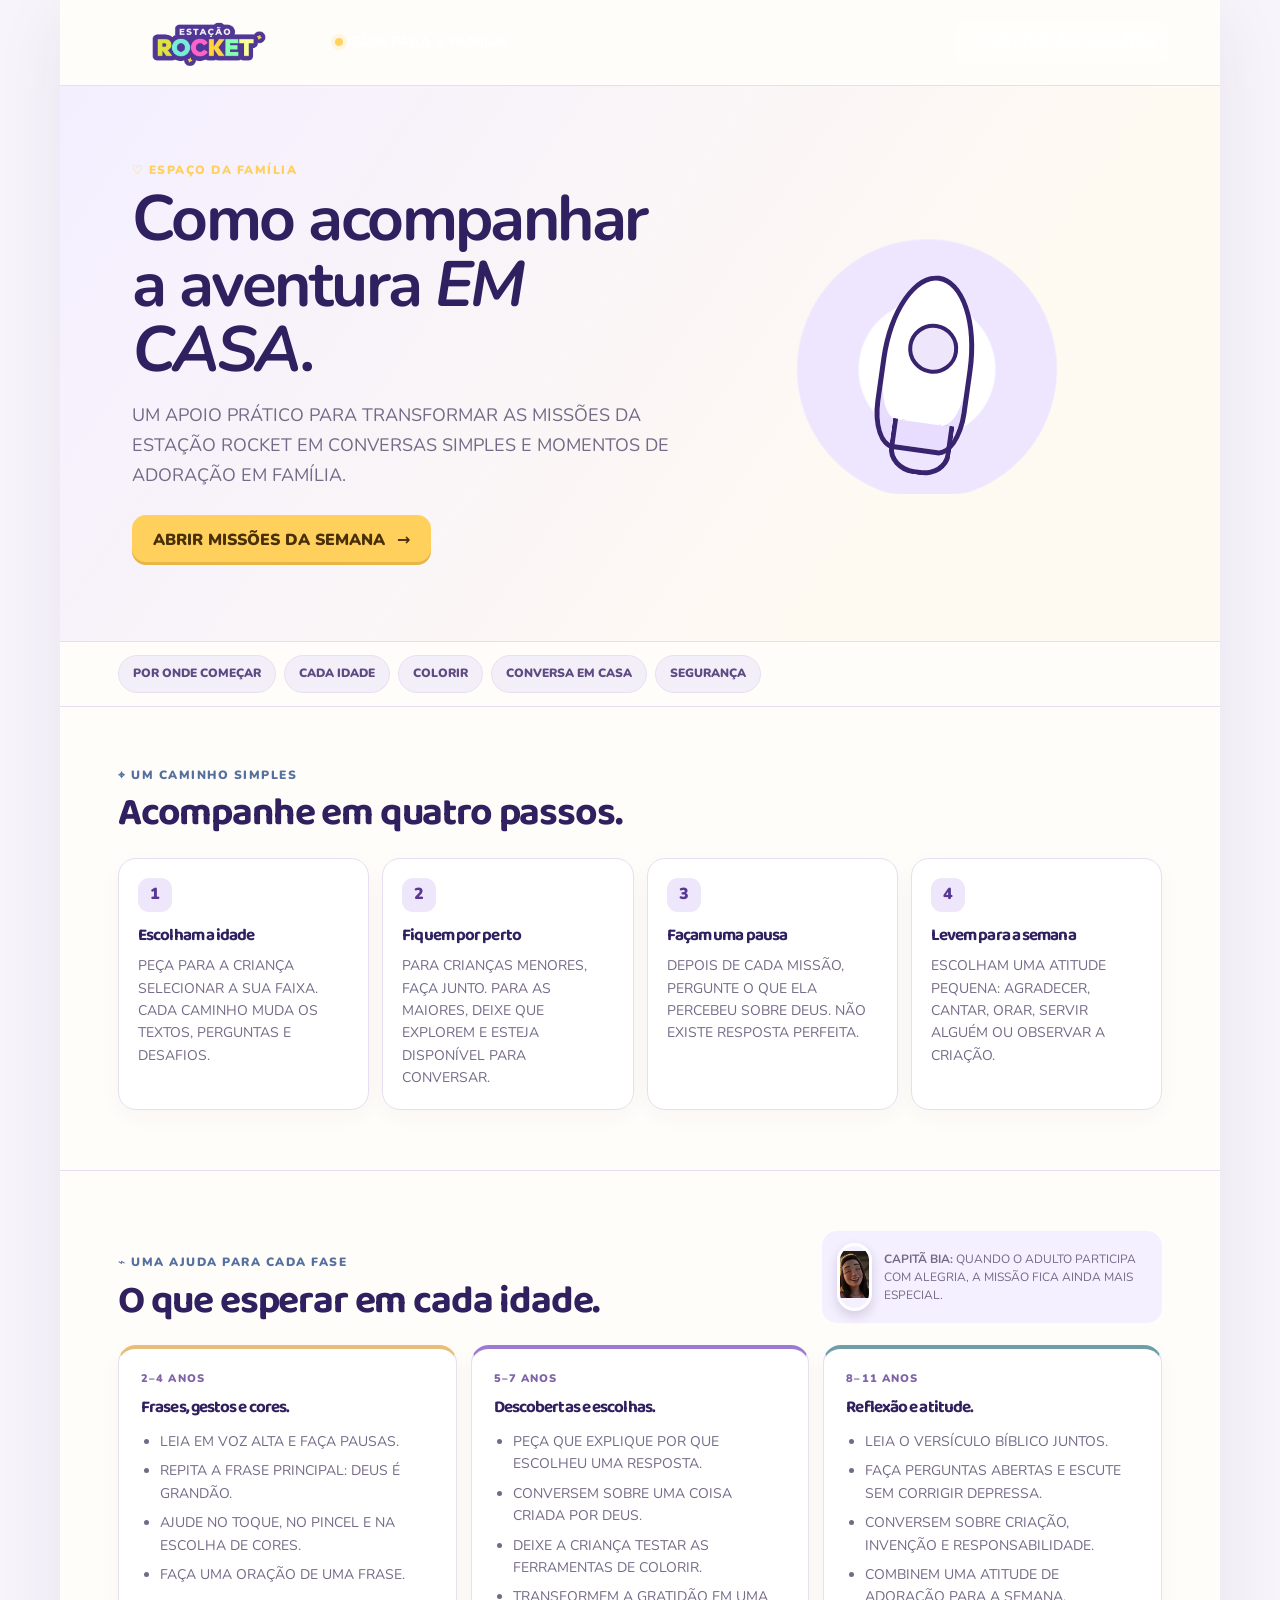
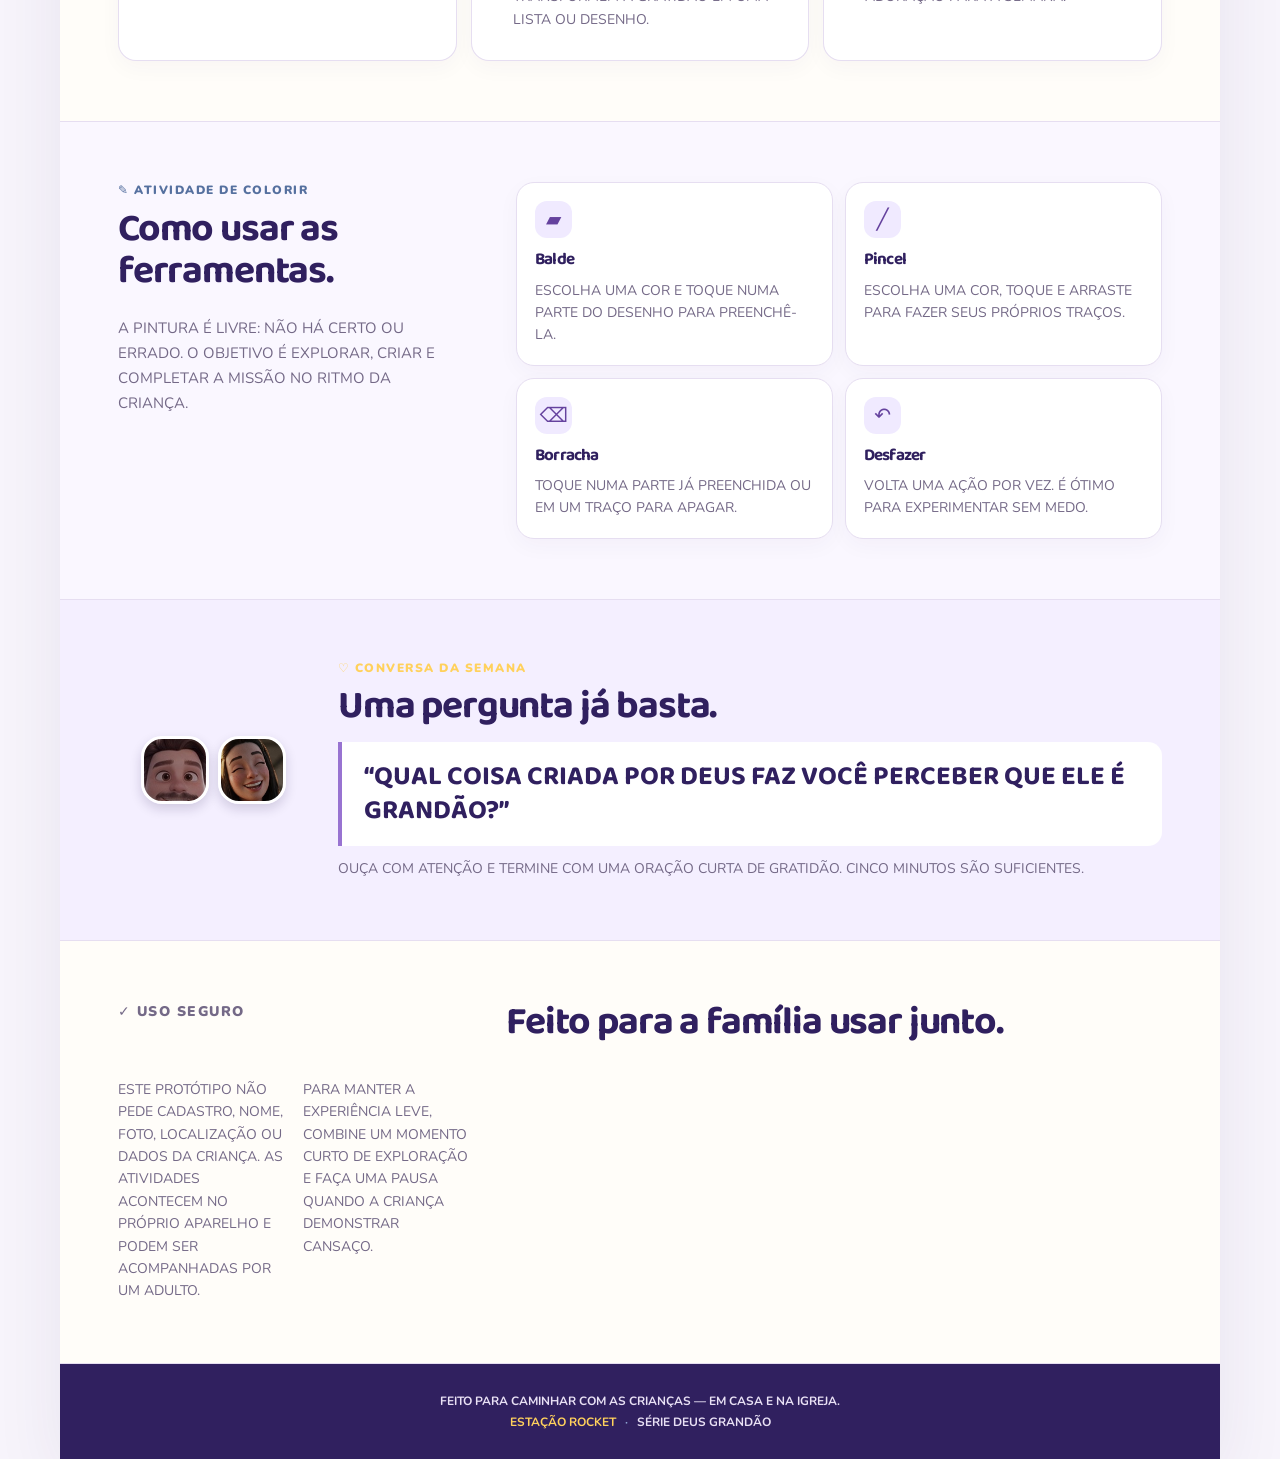
<file: estacao-rocket-preview/pais.html>
<!doctype html>
<html lang="pt-BR">
  <head>
    <meta charset="utf-8">
    <meta name="viewport" content="width=device-width, initial-scale=1">
    <meta name="theme-color" content="#3b227c">
    <meta name="description" content="INSTRUÇÕES PARA PAIS E RESPONSÁVEIS ACOMPANHAREM AS MISSÕES DA ESTAÇÃO ROCKET.">
    <title>ESTAÇÃO ROCKET | INSTRUÇÕES PARA PAIS</title>
    <link rel="preconnect" href="https://fonts.googleapis.com">
    <link rel="preconnect" href="https://fonts.gstatic.com" crossorigin>
    <link href="https://fonts.googleapis.com/css2?family=Baloo+2:wght@500;600;700;800&amp;family=Nunito:wght@500;600;700;800;900&amp;display=swap" rel="stylesheet">
    <link rel="stylesheet" href="styles.css">
  </head>
  <body class="parents-page">
    <a class="skip-link" href="#guia">Pular para o conteúdo</a>

    <div class="site-shell">
      <header class="topbar">
        <a class="brand" href="index.html" aria-label="ESTAÇÃO ROCKET, INÍCIO">
          <span class="official-logo" aria-hidden="true"></span>
          <span class="sr-only">Estação Rocket</span>
        </a>
        <div class="topbar-copy">
          <span class="live-dot" aria-hidden="true"></span>
          Guia para a família
        </div>
        <a class="family-link" href="index.html"><span aria-hidden="true">←</span> Voltar às missões</a>
      </header>

      <main id="guia">
        <section class="parents-hero">
          <div>
            <p class="eyebrow"><span aria-hidden="true">♡</span> Espaço da família</p>
            <h1>Como acompanhar<br>a aventura <em>em casa.</em></h1>
            <p>Um apoio prático para transformar as missões da Estação Rocket em conversas simples e momentos de adoração em família.</p>
            <a class="primary-button" href="index.html#aventura">Abrir missões da semana <span aria-hidden="true">→</span></a>
          </div>
          <div class="parent-rocket-art" aria-hidden="true">
            <span>✦</span><i>♡</i><b>⌁</b>
            <div class="rocket-body"></div>
          </div>
        </section>

        <nav class="parents-quick-nav" aria-label="Navegação do guia"><a href="#passos">Por onde começar</a><a href="#idades">Cada idade</a><a href="#ferramentas">Colorir</a><a href="#conversa">Conversa em casa</a><a href="#seguranca">Segurança</a></nav>

        <section class="parents-section how-section" id="passos" aria-labelledby="acompanhar-titulo">
          <p class="eyebrow soft"><span aria-hidden="true">⌖</span> Um caminho simples</p>
          <h2 id="acompanhar-titulo">Acompanhe em quatro passos.</h2>
          <div class="parent-steps">
            <article>
              <span>1</span>
              <h3>Escolham a idade</h3>
              <p>Peça para a criança selecionar a sua faixa. Cada caminho muda os textos, perguntas e desafios.</p>
            </article>
            <article>
              <span>2</span>
              <h3>Fiquem por perto</h3>
              <p>Para crianças menores, faça junto. Para as maiores, deixe que explorem e esteja disponível para conversar.</p>
            </article>
            <article>
              <span>3</span>
              <h3>Façam uma pausa</h3>
              <p>Depois de cada missão, pergunte o que ela percebeu sobre Deus. Não existe resposta perfeita.</p>
            </article>
            <article>
              <span>4</span>
              <h3>Levem para a semana</h3>
              <p>Escolham uma atitude pequena: agradecer, cantar, orar, servir alguém ou observar a criação.</p>
            </article>
          </div>
        </section>

        <section class="parents-section age-guide" id="idades" aria-labelledby="faixas-titulo">
          <div class="parents-heading">
            <div>
              <p class="eyebrow soft"><span aria-hidden="true">⌁</span> Uma ajuda para cada fase</p>
              <h2 id="faixas-titulo">O que esperar em cada idade.</h2>
            </div>
            <div class="parent-guide-callout">
              <span class="instructor-avatar bia-avatar" aria-hidden="true"></span>
              <p><strong>Capitã Bia:</strong> Quando o adulto participa com alegria, a missão fica ainda mais especial.</p>
            </div>
          </div>
          <div class="age-guidance-grid">
            <article class="guidance-card tiny">
              <p class="card-label">2–4 ANOS</p>
              <h3>Frases, gestos e cores.</h3>
              <ul>
                <li>Leia em voz alta e faça pausas.</li>
                <li>Repita a frase principal: Deus é Grandão.</li>
                <li>Ajude no toque, no pincel e na escolha de cores.</li>
                <li>Faça uma oração de uma frase.</li>
              </ul>
            </article>
            <article class="guidance-card middle">
              <p class="card-label">5–7 ANOS</p>
              <h3>Descobertas e escolhas.</h3>
              <ul>
                <li>Peça que explique por que escolheu uma resposta.</li>
                <li>Conversem sobre uma coisa criada por Deus.</li>
                <li>Deixe a criança testar as ferramentas de colorir.</li>
                <li>Transformem a gratidão em uma lista ou desenho.</li>
              </ul>
            </article>
            <article class="guidance-card older">
              <p class="card-label">8–11 ANOS</p>
              <h3>Reflexão e atitude.</h3>
              <ul>
                <li>Leia o versículo bíblico juntos.</li>
                <li>Faça perguntas abertas e escute sem corrigir depressa.</li>
                <li>Conversem sobre criação, invenção e responsabilidade.</li>
                <li>Combinem uma atitude de adoração para a semana.</li>
              </ul>
            </article>
          </div>
        </section>

        <section class="parents-section tool-guide" id="ferramentas" aria-labelledby="ferramentas-titulo">
          <div class="tool-copy">
            <p class="eyebrow soft"><span aria-hidden="true">✎</span> Atividade de colorir</p>
            <h2 id="ferramentas-titulo">Como usar as ferramentas.</h2>
            <p>A pintura é livre: não há certo ou errado. O objetivo é explorar, criar e completar a missão no ritmo da criança.</p>
          </div>
          <div class="tool-cards">
            <article><span aria-hidden="true">▰</span><h3>Balde</h3><p>Escolha uma cor e toque numa parte do desenho para preenchê-la.</p></article>
            <article><span aria-hidden="true">╱</span><h3>Pincel</h3><p>Escolha uma cor, toque e arraste para fazer seus próprios traços.</p></article>
            <article><span aria-hidden="true">⌫</span><h3>Borracha</h3><p>Toque numa parte já preenchida ou em um traço para apagar.</p></article>
            <article><span aria-hidden="true">↶</span><h3>Desfazer</h3><p>Volta uma ação por vez. É ótimo para experimentar sem medo.</p></article>
          </div>
        </section>

        <section class="parents-section conversation-section" id="conversa" aria-labelledby="conversa-titulo">
          <div class="conversation-characters" aria-hidden="true">
            <span class="instructor-avatar lucas-avatar"></span>
            <span class="instructor-avatar bia-avatar"></span>
          </div>
          <div>
            <p class="eyebrow"><span aria-hidden="true">♡</span> Conversa da semana</p>
            <h2 id="conversa-titulo">Uma pergunta já basta.</h2>
            <blockquote>“Qual coisa criada por Deus faz você perceber que Ele é Grandão?”</blockquote>
            <p>Ouça com atenção e termine com uma oração curta de gratidão. Cinco minutos são suficientes.</p>
          </div>
        </section>

        <section class="parents-section safety-section" id="seguranca" aria-labelledby="seguranca-titulo">
          <p class="eyebrow soft"><span aria-hidden="true">✓</span> Uso seguro</p>
          <h2 id="seguranca-titulo">Feito para a família usar junto.</h2>
          <div>
            <p>Este protótipo não pede cadastro, nome, foto, localização ou dados da criança. As atividades acontecem no próprio aparelho e podem ser acompanhadas por um adulto.</p>
            <p>Para manter a experiência leve, combine um momento curto de exploração e faça uma pausa quando a criança demonstrar cansaço.</p>
          </div>
        </section>
      </main>

      <footer class="footer">
        <p>Feito para caminhar com as crianças — em casa e na igreja.</p>
        <p><strong>Estação Rocket</strong> <span aria-hidden="true">·</span> Série Deus Grandão</p>
      </footer>
    </div>
  </body>
</html>
</file>
<file: estacao-rocket-preview/styles.css>
:root {
  --navy: #3d257f;
  --navy-deep: #271255;
  --cream: #fff9eb;
  --yellow: #ffd15c;
  --yellow-deep: #d89b1b;
  --ink: #25134d;
  --sky: #e5f0ff;
  --sky-deep: #9cc7ff;
  --pink: #ffc6d9;
  --pink-soft: #fff0f4;
  --mint: #dcf3e9;
  --white: #fff;
  --shadow: 0 17px 35px rgba(18, 38, 92, .12);
  --round: 28px;
}

* { box-sizing: border-box; }
html { scroll-behavior: smooth; }
body {
  margin: 0;
  background: #e9eef8;
  color: var(--ink);
  font-family: "Nunito", system-ui, sans-serif;
  font-size: 16px;
  line-height: 1.45;
  text-transform: uppercase;
}
button, a { font: inherit; }
button { cursor: pointer; }
a { color: inherit; }
.skip-link {
  position: fixed; left: 16px; top: -80px; z-index: 20; padding: 10px 14px;
  background: var(--white); border-radius: 12px; font-weight: 900;
}
.skip-link:focus { top: 16px; }
.site-shell {
  max-width: 1180px; min-height: 100vh; margin: 0 auto; background: var(--cream);
  overflow: hidden; box-shadow: 0 0 45px rgba(18, 38, 92, .14);
}
.topbar {
  min-height: 86px; padding: 14px clamp(22px, 4vw, 52px); display: flex; align-items: center;
  gap: 28px; color: var(--white); background: var(--navy);
}
.brand { display: inline-flex; align-items: center; gap: 9px; line-height: .85; text-decoration: none; flex: 0 0 auto; }
.official-logo {
  display: block; width: 196px; height: 54px; border-radius: 11px;
  background: url("assets/logo-estacao-rocket.png") center center / contain no-repeat;
}
.sr-only { position: absolute; width: 1px; height: 1px; padding: 0; margin: -1px; overflow: hidden; clip: rect(0, 0, 0, 0); white-space: nowrap; border: 0; }
.brand-mark { color: var(--yellow); font-size: 32px; transform: translateY(-1px); }
.brand small, .brand strong { display: block; }
.brand small { font-size: 10px; letter-spacing: 2px; font-weight: 900; }
.brand strong { font-family: "Baloo 2", sans-serif; font-size: 26px; letter-spacing: -.5px; }
.topbar-copy { display: flex; align-items: center; gap: 9px; font-weight: 800; font-size: 14px; margin-right: auto; opacity: .96; }
.live-dot { width: 8px; height: 8px; border-radius: 99px; background: var(--yellow); box-shadow: 0 0 0 4px rgba(255, 209, 92, .15); }
.family-link { border: 0; padding: 10px 14px; border-radius: 12px; background: rgba(255,255,255,.12); color: var(--white); font-weight: 900; text-decoration: none; }
.family-link:hover { background: rgba(255,255,255,.22); }

.hero { position: relative; isolation: isolate; overflow: hidden; min-height: 494px; padding: clamp(42px, 6vw, 76px) clamp(24px, 7vw, 86px); color: var(--white); background: var(--navy-deep); display: grid; grid-template-columns: 1.02fr .98fr; align-items: center; }
.hero::before, .hero::after { content: ""; position: absolute; inset: auto; border-radius: 50%; z-index: -1; }
.hero::before { width: 440px; height: 440px; right: -140px; top: -180px; border: 1px solid rgba(255,255,255,.11); box-shadow: 0 0 0 42px rgba(255,255,255,.025), 0 0 0 84px rgba(255,255,255,.02); }
.hero::after { width: 290px; height: 290px; left: -160px; bottom: -190px; background: rgba(71, 124, 234, .18); }
.hero-copy { max-width: 500px; position: relative; z-index: 2; }
.eyebrow { margin: 0 0 8px; color: var(--yellow); letter-spacing: 1.5px; font-size: 12px; font-weight: 900; text-transform: uppercase; }
.eyebrow.soft { color: #55709f; }
.hero h1, h2, h3 { font-family: "Baloo 2", sans-serif; line-height: .98; margin: 0; letter-spacing: -.9px; }
.hero h1 { font-size: clamp(48px, 6vw, 80px); font-weight: 800; max-width: 520px; }
.hero h1 em { color: var(--yellow); font-style: normal; }
.hero-description { margin: 20px 0 16px; font-size: 18px; max-width: 450px; font-weight: 700; line-height: 1.38; }
.hero-meta { display: flex; flex-wrap: wrap; gap: 13px; margin: 0 0 24px; font-size: 14px; font-weight: 800; }
.hero-meta span { display: inline-flex; gap: 6px; align-items: center; }
.primary-button, .secondary-button { border: 0; min-height: 48px; display: inline-flex; align-items: center; justify-content: center; gap: 10px; border-radius: 14px; padding: 12px 19px; font-weight: 900; text-decoration: none; transition: transform .18s ease, background .18s ease; }
.primary-button { color: #493008; background: var(--yellow); box-shadow: inset 0 -3px 0 rgba(137, 89, 0, .22); }
.primary-button:hover { transform: translateY(-2px); background: #ffdc7e; }
.secondary-button { color: var(--navy); background: var(--white); box-shadow: inset 0 0 0 1px rgba(18,38,92,.12); }
.secondary-button:hover { transform: translateY(-2px); background: #f3f7ff; }
.hero-button { min-width: 217px; }

.series-art { position: relative; height: 365px; max-width: 338px; justify-self: end; width: 100%; margin: 0; overflow: hidden; border: 7px solid rgba(255,255,255,.19); border-radius: 39px 39px 104px 104px; background: #fff9eb; box-shadow: inset 0 -12px 0 rgba(0,0,0,.08), 0 18px 28px rgba(0,0,0,.16); }
.series-art img { display: block; width: 100%; height: 100%; object-fit: cover; object-position: center top; }
.hero-art { position: relative; height: 330px; max-width: 430px; justify-self: end; width: 100%; overflow: hidden; border-radius: 36px 36px 90px 90px; background: linear-gradient(160deg, #29498e 0%, #1e3570 55%, #10285e 100%); box-shadow: inset 0 -12px 0 rgba(0,0,0,.08), 0 18px 28px rgba(0,0,0,.16); }
.hero-art::before { content: ""; position: absolute; width: 260px; height: 260px; left: 36px; top: 25px; border: 1px dashed rgba(255,255,255,.22); border-radius: 50%; }
.star { position: absolute; z-index: 1; color: var(--yellow); font-size: 22px; }
.star-one { left: 34px; top: 33px; }.star-two { right: 70px; top: 63px; }.star-three { right: 40px; top: 126px; font-size: 14px; }
.moon { position: absolute; width: 66px; height: 66px; right: 44px; top: 25px; border-radius: 50%; background: var(--yellow); box-shadow: 15px 12px 0 #29498e; }
.cloud { position: absolute; background: rgba(255,255,255,.34); border-radius: 50px; height: 17px; z-index: 1; }
.cloud::before, .cloud::after { content: ""; position: absolute; bottom: 5px; border-radius: 50%; background: inherit; }
.cloud::before { width: 19px; height: 19px; left: 10px; }.cloud::after { width: 26px; height: 26px; right: 10px; }
.cloud-one { width: 65px; top: 91px; left: 28px; }.cloud-two { width: 81px; top: 159px; right: 12px; transform: scale(.75); opacity: .65; }
.wave { position: absolute; width: 150%; left: -20%; border-radius: 50% 50% 0 0; background: #4f87d6; }
.wave-back { height: 115px; bottom: -51px; transform: rotate(-2deg); opacity: .8; }
.wave-front { height: 95px; bottom: -64px; background: #71aaf6; transform: rotate(3deg); }
.boat { position: absolute; z-index: 3; width: 220px; height: 194px; left: 50%; bottom: 30px; transform: translateX(-50%); }
.hull { position: absolute; left: 15px; bottom: 0; width: 192px; height: 66px; border-radius: 12px 12px 72px 72px; background: #e9a849; border-bottom: 7px solid #a75824; box-shadow: inset 0 11px 0 #ffc969; }
.mast { position: absolute; z-index: 1; width: 8px; height: 133px; left: 107px; bottom: 48px; border-radius: 8px; background: #743d27; }
.sail { position: absolute; left: 115px; bottom: 76px; width: 84px; height: 113px; border-radius: 5px 62px 7px 10px; background: #f9f0d8; box-shadow: inset -8px 0 0 rgba(18,38,92,.08); }
.sail::before { content: "✦"; position: absolute; left: 26px; top: 30px; color: #e7a93e; font-size: 25px; }
.child { position: absolute; z-index: 3; bottom: 52px; width: 50px; height: 82px; }
.child i { position: absolute; width: 34px; height: 34px; left: 7px; top: 0; background: #b96f47; border-radius: 48% 48% 43% 43%; border: 3px solid var(--navy-deep); }
.child b { position: absolute; width: 49px; height: 45px; bottom: 0; border-radius: 26px 26px 8px 8px; border: 3px solid var(--navy-deep); }
.child-pink { left: 30px; transform: rotate(-8deg); }.child-pink b { background: #ec6d91; }.child-pink i { background: #e5ae83; }.child-blue { left: 80px; transform: translateY(-5px); }.child-blue b { background: #4e87e2; }.child-yellow { right: 24px; transform: rotate(7deg); }.child-yellow b { background: #f1c64b; }

.instructor-dock { display: grid; grid-template-columns: repeat(2, minmax(0, 1fr)); gap: 16px; margin: -29px clamp(24px, 7vw, 86px) 0; position: relative; z-index: 4; }
.instructor-message { min-height: 102px; display: grid; grid-template-columns: 78px 1fr; align-items: center; gap: 14px; padding: 12px 16px 12px 10px; border-radius: 24px; box-shadow: var(--shadow); }
.bia-guide { background: #fff0f5; }.lucas-guide { background: #e9f1ff; }
.instructor-avatar { display: block; width: 68px; height: 68px; border: 3px solid var(--white); border-radius: 21px; background-repeat: no-repeat; box-shadow: 0 5px 12px rgba(25, 13, 65, .16); }
.bia-avatar { background-image: url("assets/bia-instrutora.jpeg"); background-size: 190% auto; background-position: 50% 38%; }
.lucas-avatar { background-image: url("assets/lucas-instrutor.jpeg"); background-size: 190% auto; background-position: 50% 38%; }
.guide-name { margin: 0 0 3px; color: #a24670; font-family: "Baloo 2", sans-serif; font-size: 18px; font-weight: 800; line-height: 1; }.lucas-guide .guide-name { color: #375996; }
.instructor-message > div > p:last-child { margin: 0; color: #5f5269; font-size: 13px; font-weight: 800; line-height: 1.28; }.lucas-guide > div > p:last-child { color: #4f6484; }

.age-section, .content-section { padding: 64px clamp(24px, 7vw, 86px); }
.section-heading { display: flex; align-items: end; justify-content: space-between; gap: 28px; }
.section-heading h2, .mission-intro h2, .family-copy h2 { font-size: clamp(34px, 4vw, 50px); color: var(--navy); }
.section-heading > p { max-width: 355px; margin: 0 0 3px; color: #53647e; font-weight: 700; }
.age-picker { display: grid; grid-template-columns: repeat(3, 1fr); gap: 16px; margin: 29px 0 14px; }
.age-option { min-height: 121px; border: 2px solid transparent; padding: 16px; display: flex; gap: 13px; align-items: center; border-radius: 22px; color: var(--ink); text-align: left; background: var(--white); box-shadow: 0 8px 18px rgba(18, 38, 92, .06); transition: transform .16s ease, border-color .16s ease, background .16s ease; }
.age-option:hover { transform: translateY(-3px); border-color: var(--sky-deep); }
.age-option.is-active { border-color: #5b91e9; background: var(--sky); box-shadow: 0 10px 20px rgba(79,135,214,.17); }
.age-icon { display: grid; place-items: center; width: 46px; height: 46px; flex: 0 0 auto; border-radius: 17px; background: #ffdc85; color: #854d11; font-size: 24px; }
.age-option:nth-child(2) .age-icon { background: var(--pink); color: #9b3c5a; }.age-option:nth-child(3) .age-icon { background: var(--mint); color: #26715d; }
.age-option strong, .age-option small { display: block; }.age-option strong { font-family: "Baloo 2", sans-serif; font-size: 20px; line-height: 1.05; }.age-option small { margin-top: 4px; color: #5f6c80; font-weight: 800; font-size: 13px; }
.age-feedback { min-height: 26px; margin: 0; color: #587099; font-weight: 800; }

.mission-panel { margin: 0 clamp(24px, 7vw, 86px); padding: clamp(31px, 5vw, 54px); border-radius: var(--round); background: var(--sky); display: grid; grid-template-columns: .8fr 1.2fr; gap: clamp(28px, 6vw, 74px); align-items: center; }
.mission-intro p:not(.eyebrow) { margin: 13px 0 0; color: #526986; font-weight: 700; max-width: 340px; }
.journey { list-style: none; margin: 0; padding: 0; display: grid; gap: 10px; }
.journey-step { display: grid; grid-template-columns: 44px 1fr 40px; align-items: center; gap: 13px; min-height: 82px; padding: 12px 14px; border-radius: 18px; background: rgba(255,255,255,.76); }
.journey-step.complete { background: var(--white); }
.step-badge { display: grid; place-items: center; width: 39px; height: 39px; border-radius: 50%; color: #54708a; font-weight: 900; background: #d7e5f5; }.journey-step.complete .step-badge { color: #63450a; background: var(--yellow); }
.journey-step strong, .journey-step small { display: block; }.journey-step strong { font-family: "Baloo 2", sans-serif; font-size: 20px; line-height: 1; }.journey-step small { margin-top: 2px; font-size: 13px; color: #5a6d88; font-weight: 800; }
.journey-step button { border: 0; width: 36px; height: 36px; border-radius: 50%; color: var(--navy); background: var(--yellow); font-size: 20px; font-weight: 900; }.journey-step:not(.complete) button { background: var(--white); box-shadow: inset 0 0 0 1px #bed0e7; }

.content-section { padding-top: 77px; }.content-heading { align-items: center; }.series-chip { padding: 9px 14px; border-radius: 99px; background: var(--pink-soft); color: #98516d; font-size: 13px; font-weight: 900; }
.content-grid { display: grid; grid-template-columns: repeat(2, minmax(0, 1fr)); gap: 17px; margin-top: 27px; }
.story-card { overflow: hidden; display: flex; flex-direction: column; min-height: 350px; border-radius: 25px; background: var(--white); box-shadow: 0 8px 22px rgba(18,38,92,.08); }
.card-illustration { position: relative; flex: 0 0 139px; overflow: hidden; }.boat-card-art { background: linear-gradient(145deg, #79b6ff 0%, #e0efff 65%, #fff4d6 66%); }.boat-card-art span { position: absolute; left: 35px; top: 15px; font-size: 45px; color: var(--white); text-shadow: 42px 17px 0 rgba(255,255,255,.77), 95px -3px 0 rgba(255,255,255,.94); }.boat-card-art b { position: absolute; bottom: 13px; left: 42%; color: #3477c3; font-size: 61px; letter-spacing: -16px; transform: rotate(-8deg); }.boat-card-art i { position: absolute; right: 36px; bottom: 26px; color: #f4b441; font-size: 40px; font-style: normal; }
.heart-card-art { background: var(--pink); }.heart-card-art span { position: absolute; left: 35%; top: 11px; color: #b34567; font-size: 103px; line-height: 1; }.heart-card-art i, .heart-card-art b { position: absolute; color: var(--white); font-size: 26px; }.heart-card-art i { top: 24px; left: 22%; }.heart-card-art b { bottom: 17px; right: 20%; }
.verse-card-art { background: var(--mint); }.verse-card-art span { position: absolute; left: 27px; top: -33px; color: #4a9d87; font-family: Georgia, serif; font-size: 160px; line-height: 1; }.verse-card-art i { position: absolute; right: 29px; bottom: 25px; font-style: normal; color: #f3bc37; font-size: 37px; }
.color-card-art { background: #ded5ff; }.color-card-art span, .color-card-art i, .color-card-art b { position: absolute; font-style: normal; }.color-card-art span { left: 22%; top: 24px; color: #f4be31; font-size: 36px; }.color-card-art b { left: 41%; top: 16px; color: #8d54d5; font-size: 91px; line-height: 1; transform: rotate(-19deg); }.color-card-art i { right: 17%; bottom: 23px; color: #f25baa; font-size: 33px; }
.discovery-card-art { background: #d9f4e7; }.discovery-card-art span, .discovery-card-art i, .discovery-card-art b { position: absolute; font-style: normal; }.discovery-card-art span { left: 22%; top: 22px; color: #f3b934; font-size: 45px; }.discovery-card-art b { left: 47%; top: 17px; color: #4d9c86; font-size: 40px; }.discovery-card-art i { right: 18%; bottom: 16px; color: #347ab8; font-size: 72px; }
.card-content { padding: 20px 21px 21px; display: flex; flex: 1; flex-direction: column; align-items: flex-start; }.card-label { margin: 0 0 8px; color: #5f7394; letter-spacing: 1.1px; font-size: 11px; font-weight: 900; }.card-content h3 { color: var(--navy); font-size: 27px; line-height: 1.02; }.card-content p:not(.card-label) { margin: 12px 0 15px; color: #53647e; font-size: 14px; font-weight: 700; }.text-button { margin-top: auto; padding: 0; border: 0; color: var(--navy); background: transparent; font-weight: 900; }.text-button span { display: inline-block; margin-left: 5px; transition: transform .16s ease; }.text-button:hover span { transform: translateX(4px); }

.family-section { position: relative; overflow: hidden; margin-top: 3px; padding: 61px clamp(24px, 7vw, 86px); display: grid; grid-template-columns: .72fr 1fr; align-items: center; gap: clamp(35px, 7vw, 89px); background: #f7e5e8; }.family-section::after { content: ""; position: absolute; right: -45px; bottom: -106px; width: 280px; height: 280px; border-radius: 50%; border: 28px solid rgba(201,100,130,.09); }
.family-illustration { position: relative; width: min(100%, 300px); height: 235px; justify-self: center; border-radius: 30px; background: #ffc9d7; overflow: hidden; }.house { position: absolute; width: 163px; height: 138px; left: 65px; bottom: -1px; border-radius: 11px 11px 0 0; background: #fff9e8; }.house::before { content: ""; position: absolute; width: 130px; height: 130px; left: 17px; top: -65px; background: #e67899; transform: rotate(45deg); border-radius: 8px; }.house i { position: absolute; z-index: 1; width: 38px; height: 58px; left: 62px; bottom: 0; border-radius: 20px 20px 0 0; background: #79b6ff; }.house b { position: absolute; z-index: 1; width: 26px; height: 28px; left: 24px; top: 34px; border: 5px solid #79b6ff; }.adult, .kid { position: absolute; z-index: 2; border-radius: 50%; background: #7a4730; }.adult { left: 35px; bottom: 43px; width: 45px; height: 45px; box-shadow: 1px 43px 0 11px #3b6db6; }.kid { right: 31px; bottom: 39px; width: 31px; height: 31px; background: #a95e41; box-shadow: 1px 31px 0 9px #f5b83d; }.spark { position: absolute; z-index: 3; color: #fff4bb; font-size: 24px; }.spark-a { left: 29px; top: 22px; }.spark-b { right: 25px; top: 56px; font-size: 16px; }
.family-copy { position: relative; z-index: 2; }.family-copy .eyebrow { color: #ad536e; }.family-copy p:not(.eyebrow) { margin: 15px 0 21px; max-width: 475px; color: #705260; font-weight: 700; }
.footer { padding: 26px 30px 105px; background: var(--navy); color: #e9f0ff; text-align: center; font-size: 13px; font-weight: 700; }.footer p { margin: 3px 0; }.footer strong { color: var(--yellow); }.footer span { margin: 0 6px; color: #8fa8d4; }
.mobile-nav { display: none; }

.modal-backdrop { position: fixed; z-index: 50; inset: 0; padding: 24px; display: grid; place-items: center; background: rgba(7, 20, 55, .65); }.modal-backdrop[hidden] { display: none; }
.modal { position: relative; overflow: hidden; width: min(100%, 590px); padding: 32px; border-radius: 28px; background: var(--cream); box-shadow: 0 22px 66px rgba(0,0,0,.25); }.modal-close { position: absolute; z-index: 3; right: 17px; top: 16px; width: 37px; height: 37px; border: 0; border-radius: 50%; color: var(--navy); background: var(--white); font-size: 28px; line-height: 1; }.modal h2 { margin: 8px 0 12px; color: var(--navy); font-size: clamp(32px, 5vw, 46px); }.modal > p:not(.eyebrow), .story-modal > p { color: #53647e; font-weight: 700; }.modal-actions { display: flex; justify-content: flex-end; flex-wrap: wrap; gap: 10px; margin-top: 24px; }
.story-progress { display: flex; gap: 7px; margin-bottom: 20px; }.story-progress span { width: 46px; height: 6px; border-radius: 9px; background: #d9e1ef; }.story-progress .is-current { background: var(--yellow-deep); }
.story-scene { position: relative; height: 170px; margin: 5px 0 17px; overflow: hidden; border-radius: 21px; background: linear-gradient(140deg, #6645aa, #2c175c); }.scene-star { position: absolute; left: 25%; top: 27px; color: var(--yellow); font-size: 32px; }.scene-star-two { left: auto; right: 23%; top: 52px; font-size: 21px; }.scene-sun { position: absolute; left: 54%; top: 30px; width: 73px; height: 73px; border-radius: 50%; background: #ffd449; box-shadow: 0 0 0 12px rgba(255,212,73,.16), 0 0 0 24px rgba(255,212,73,.08); }.scene-planet { position: absolute; left: 19%; bottom: 22px; width: 87px; height: 87px; border-radius: 50%; background: #5fc6e9; box-shadow: inset 20px -11px 0 rgba(24,110,166,.23); }.scene-planet::after { content: ""; position: absolute; left: -16px; top: 39px; width: 117px; height: 25px; border: 5px solid #f7b84c; border-radius: 50%; transform: rotate(-17deg); }.scene-hill { position: absolute; width: 130%; left: -13%; height: 68px; bottom: -31px; border-radius: 50%; background: #78d4a1; }
.heart-field { position: relative; min-height: 235px; margin: 22px 0 15px; overflow: hidden; border-radius: 22px; background: linear-gradient(135deg, #ffe8ef, #f4c0d0); }.heart-field::after { content: ""; position: absolute; inset: auto -20px -34px; height: 95px; border-radius: 50%; background: #e79ab0; }.collect-heart { position: absolute; z-index: 2; border: 0; color: #b23e64; background: transparent; font-size: 58px; line-height: 1; transition: transform .15s ease, opacity .15s ease; }.collect-heart:hover { transform: scale(1.12) rotate(-7deg); }.heart-one { left: 19%; top: 22%; }.heart-two { right: 17%; top: 17%; }.heart-three { left: 44%; bottom: 19%; }.collect-heart.is-found { color: var(--yellow); transform: scale(.7); opacity: .38; pointer-events: none; }.activity-status { min-height: 28px; margin: 0 0 15px; color: #6a5874; font-weight: 900; text-align: center; }.activity-reward { margin: -3px 0 16px; padding: 14px; border-radius: 16px; color: #276c5c; text-align: center; background: var(--mint); }.activity-reward span { color: #e5a918; font-size: 24px; }.activity-reward strong, .activity-reward p { display: block; }.activity-reward p { margin: 2px 0 0; font-weight: 700; font-size: 14px; }
.guide-question, .guide-practice { display: grid; grid-template-columns: 44px 1fr; gap: 13px; padding: 18px; margin: 16px 0; border-radius: 18px; background: var(--sky); }.guide-question > span, .guide-practice > span { display: grid; place-items: center; width: 40px; height: 40px; border-radius: 50%; color: var(--navy); background: var(--yellow); font-size: 22px; font-weight: 900; }.guide-practice { background: var(--pink-soft); }.guide-practice > span { color: #983f61; background: var(--pink); }.guide-question small, .guide-practice small { display: block; margin-bottom: 3px; color: #5f7394; font-size: 10px; font-weight: 900; letter-spacing: 1px; }.guide-question strong { display: block; color: var(--navy); line-height: 1.22; }.guide-practice p { margin: 0; color: #6b5163; font-weight: 700; }.family-modal .secondary-button { margin-top: 7px; }
.modal-guide { display: grid; grid-template-columns: 47px 1fr; align-items: center; gap: 9px; margin: 0 0 17px; padding: 9px 11px 9px 8px; border-radius: 15px; background: #eef4ff; }.modal-guide.bia-mini { background: #fff0f5; }.modal-guide .instructor-avatar { width: 43px; height: 43px; border-radius: 14px; border-width: 2px; }.modal-guide p { margin: 0; color: #596b86; font-size: 12px; font-weight: 800; line-height: 1.3; }.modal-guide.bia-mini p { color: #8e5970; }.modal-guide strong { color: #3c5592; }.modal-guide.bia-mini strong { color: #aa4f72; }
.color-progress { display: flex; align-items: center; justify-content: space-between; gap: 12px; margin: 19px 0 12px; color: #66527d; font-size: 12px; font-weight: 900; }
.clear-color { padding: 7px 10px; border: 0; border-radius: 10px; color: var(--navy); background: #e8e0fb; font-size: 11px; font-weight: 900; }
.paint-tools { display: flex; flex-wrap: wrap; gap: 8px; margin: 0 0 13px; }.paint-tool { min-height: 38px; padding: 7px 10px; border: 1px solid #d4c9ec; border-radius: 11px; color: #5a4677; background: var(--white); font-size: 11px; font-weight: 900; }.paint-tool.is-active { color: var(--navy); border-color: #a97cf0; background: #e9ddff; }.paint-tool.undo-tool { margin-left: auto; }.paint-tool:disabled { opacity: .45; cursor: not-allowed; }
.paint-palette { display: flex; flex-wrap: wrap; gap: 10px; margin-bottom: 17px; }
.paint-swatch { width: 43px; height: 43px; border: 3px solid rgba(37,19,77,.12); border-radius: 50%; box-shadow: inset 0 -4px 0 rgba(0,0,0,.12); }
.paint-swatch.is-selected { border-color: var(--navy); outline: 3px solid #ded5ff; outline-offset: 2px; transform: scale(1.06); }
.coloring-stage { display: grid; place-items: center; min-height: 278px; padding: 13px; border-radius: 22px; background: #f4efff; }
.coloring-stage svg { display: block; width: min(100%, 390px); max-height: 300px; }
.paint-region { fill: #fffdf8; stroke: #25134d; stroke-width: 4; stroke-linejoin: round; vector-effect: non-scaling-stroke; cursor: pointer; transition: fill .15s ease, transform .15s ease; }
.paint-region:focus { outline: none; stroke: #8e57d7; stroke-width: 6; }
.paint-region:hover { filter: brightness(.96); }
.freehand { pointer-events: stroke; }
.color-reward { margin-top: 16px; }
.discovery-board { display: grid; grid-template-columns: repeat(3, minmax(0, 1fr)); gap: 10px; margin: 6px 0 15px; }.discovery-item { min-height: 112px; padding: 10px 6px; display: flex; flex-direction: column; align-items: center; justify-content: center; gap: 6px; border: 2px solid #d9d2ed; border-radius: 17px; color: var(--navy); background: #fbf9ff; font-size: 11px; font-weight: 900; }.discovery-item > span { font-size: 37px; line-height: 1; }.discovery-item.is-found { border-color: #68c99a; background: #e1f7ea; color: #217252; }.discovery-item.is-mistake { border-color: #ef879e; background: #fff0f4; animation: tiny-shake .35s ease; }
@keyframes tiny-shake { 25% { transform: translateX(-4px); } 75% { transform: translateX(4px); } }
.toast { position: fixed; z-index: 70; left: 50%; bottom: 30px; max-width: calc(100vw - 40px); padding: 12px 17px; border-radius: 13px; color: var(--white); background: var(--navy); box-shadow: 0 9px 20px rgba(0,0,0,.2); font-weight: 800; text-align: center; transform: translate(-50%, 100px); opacity: 0; transition: opacity .22s ease, transform .22s ease; }.toast.is-visible { transform: translate(-50%, 0); opacity: 1; }

@media (max-width: 760px) {
  body { background: var(--cream); }
  .site-shell { width: 100%; box-shadow: none; }
  .topbar { min-height: 72px; padding: 11px 21px; gap: 12px; }.brand-mark { font-size: 26px; }.brand small { font-size: 8px; }.brand strong { font-size: 22px; }.topbar-copy { display: none; }.family-link { margin-left: auto; padding: 8px 9px; font-size: 0; }.family-link span { font-size: 22px; }
  .topbar { min-height: 72px; }.official-logo { width: 151px; height: 45px; border-radius: 9px; }
  .hero { min-height: 675px; display: flex; flex-direction: column; padding: 45px 24px 0; text-align: center; }.hero-copy { display: flex; flex-direction: column; align-items: center; }.hero h1 { font-size: 57px; }.hero-description { margin: 17px 0 13px; font-size: 16px; max-width: 360px; }.hero-meta { justify-content: center; font-size: 13px; }.hero-button { margin-bottom: 25px; }.series-art { height: 300px; width: min(100%, 290px); max-width: 290px; margin-top: auto; border-radius: 32px 32px 0 0; border-width: 5px; }.boat { transform: translateX(-50%) scale(.9); transform-origin: bottom center; }.moon { right: 32px; }
  .instructor-dock { grid-template-columns: 1fr; gap: 9px; margin: -17px 24px 0; }.instructor-message { min-height: 83px; grid-template-columns: 62px 1fr; gap: 10px; padding: 9px 11px 9px 8px; border-radius: 19px; }.instructor-avatar { width: 56px; height: 56px; border-radius: 18px; }.guide-name { font-size: 17px; }.instructor-message > div > p:last-child { font-size: 12px; }
  .age-section, .content-section { padding: 43px 24px; }.section-heading { display: block; }.section-heading h2, .mission-intro h2, .family-copy h2 { font-size: 37px; }.section-heading > p { margin-top: 11px; font-size: 14px; }.age-picker { grid-template-columns: 1fr; gap: 10px; margin: 21px 0 13px; }.age-option { min-height: 78px; padding: 12px 13px; border-radius: 18px; }.age-icon { width: 43px; height: 43px; border-radius: 14px; }.age-option strong { font-size: 19px; }.age-feedback { font-size: 13px; }
  .mission-panel { margin: 0 24px; padding: 29px 23px; grid-template-columns: 1fr; gap: 25px; border-radius: 24px; }.journey-step { min-height: 74px; padding: 10px; }.journey-step strong { font-size: 19px; }
  .content-section { padding-top: 52px; }.content-heading { display: flex; align-items: start; gap: 12px; }.series-chip { flex: 0 0 auto; margin-top: 5px; padding: 7px 9px; font-size: 10px; text-align: center; }.content-grid { grid-template-columns: 1fr; gap: 13px; margin-top: 22px; }.story-card { min-height: 0; border-radius: 21px; }.card-illustration { flex-basis: 130px; }.card-content { padding: 18px; }.card-content h3 { font-size: 26px; }.card-content p:not(.card-label) { margin: 9px 0 14px; }
  .family-section { grid-template-columns: 1fr; gap: 28px; margin-top: 2px; padding: 43px 24px; }.family-illustration { width: 246px; height: 190px; }.house { transform: scale(.8); transform-origin: bottom center; }.adult { left: 23px; bottom: 32px; }.kid { right: 20px; bottom: 28px; }
  .footer { padding: 24px 24px 94px; }.mobile-nav { position: fixed; z-index: 18; left: 0; right: 0; bottom: 0; height: 72px; display: grid; grid-template-columns: repeat(4, 1fr); align-items: center; padding: 4px 7px 7px; color: var(--white); background: var(--navy); box-shadow: 0 -5px 18px rgba(4,19,59,.14); }.mobile-nav a, .mobile-nav button { display: flex; flex-direction: column; align-items: center; justify-content: center; gap: 1px; height: 55px; border: 0; color: inherit; background: transparent; font-size: 11px; font-weight: 800; text-decoration: none; }.mobile-nav a span, .mobile-nav button span { font-size: 22px; line-height: 1; }.mobile-nav .is-current { color: var(--yellow); }.mobile-nav .is-current::after { content: ""; position: absolute; bottom: 7px; width: 29px; height: 3px; border-radius: 8px; background: var(--yellow); }
  .modal-backdrop { padding: 14px; align-items: end; }.modal { max-height: min(90vh, 720px); overflow: auto; padding: 29px 22px 22px; border-radius: 25px; }.modal h2 { font-size: 36px; }.story-scene { height: 145px; }.modal-actions { justify-content: stretch; }.modal-actions button { flex: 1; }.heart-field { min-height: 203px; }.coloring-stage { min-height: 230px; }.coloring-stage svg { max-height: 246px; }.color-progress { align-items: start; font-size: 11px; }.paint-tools { gap: 6px; }.paint-tool { padding: 7px 8px; font-size: 10px; }.paint-tool.undo-tool { margin-left: 0; }.modal-guide { grid-template-columns: 43px 1fr; }.discovery-item { min-height: 98px; }
}

@media (min-width: 761px) and (max-width: 950px) {
  .hero { padding-left: 45px; padding-right: 45px; }.age-section, .content-section { padding-left: 45px; padding-right: 45px; }.mission-panel { margin: 0 45px; }.family-section { padding-left: 45px; padding-right: 45px; }.content-grid { grid-template-columns: 1fr 1fr; }.featured-card { grid-column: span 2; min-height: 300px; display: grid; grid-template-columns: .75fr 1.25fr; }.featured-card .card-illustration { height: 100%; }
}

@media (prefers-reduced-motion: reduce) {
  *, *::before, *::after { scroll-behavior: auto !important; transition-duration: .01ms !important; animation-duration: .01ms !important; }
}

/* História Deus Grandão: oito cenas ilustradas da criação */
.story-progress { width: 100%; }
.story-progress span { flex: 1 1 0; width: auto; min-width: 0; }
.story-scene { display: grid; place-items: center; }
.story-scene svg { display: block; width: 100%; height: 100%; }

/* Jogo de corações: pistas visuais e distrações por faixa etária */
.heart-field { isolation: isolate; }
.heart-field[data-difficulty="2-4"] { min-height: 235px; }
.heart-field[data-difficulty="5-7"] { min-height: 285px; background: radial-gradient(circle at 20% 20%, #fff5f8 0 7%, transparent 8%), radial-gradient(circle at 80% 70%, #f6d1df 0 9%, transparent 10%), linear-gradient(135deg, #ffe8ef, #f0b5cb); }
.heart-field[data-difficulty="8-11"] { min-height: 330px; background: radial-gradient(circle at 18% 25%, rgba(255,255,255,.65) 0 2px, transparent 3px), radial-gradient(circle at 75% 32%, rgba(255,255,255,.6) 0 2px, transparent 3px), radial-gradient(circle at 42% 75%, rgba(255,255,255,.65) 0 2px, transparent 3px), linear-gradient(145deg, #fce5ef, #e9a8c1); background-size: 47px 47px, 61px 61px, 53px 53px, auto; }
.heart-decoration { position: absolute; z-index: 1; display: block; color: #b96b89; opacity: .58; font-size: clamp(19px, 3.5vw, 34px); line-height: 1; transform: rotate(var(--tilt, 0deg)); pointer-events: none; user-select: none; text-shadow: 0 2px 0 rgba(255,255,255,.28); }
.heart-field[data-difficulty="8-11"] .heart-decoration { color: #995777; opacity: .72; font-size: clamp(18px, 3vw, 30px); }
.collect-heart.heart-target { z-index: 3; }
.collect-heart.heart-target.is-found { color: #e5a918; opacity: .48; }
.collect-heart.is-mistake { color: #7c86a8; animation: tiny-shake .35s ease; }
@media (max-width: 760px) {
  .heart-field[data-difficulty="5-7"] { min-height: 255px; }
  .heart-field[data-difficulty="8-11"] { min-height: 290px; }
  .heart-decoration { font-size: 22px; }
}

/* Galeria e exportação do jogo de colorir */
.color-gallery { display: grid; grid-template-columns: repeat(3, minmax(0, 1fr)); gap: 8px; margin: 15px 0 17px; }
.color-gallery-item { position: relative; min-width: 0; min-height: 92px; padding: 10px 7px; display: flex; flex-direction: column; align-items: center; justify-content: center; gap: 5px; border: 2px solid #e1d9ef; border-radius: 15px; color: #594775; background: #fff; text-align: center; }
.color-gallery-item.is-selected { border-color: #9b70df; background: #eee6ff; box-shadow: 0 0 0 2px rgba(155,112,223,.12); }
.gallery-symbol { display: block; color: #7b56b7; font-size: 25px; line-height: 1.1; }
.gallery-copy { display: grid; gap: 3px; }
.gallery-copy strong { font-size: 11px; line-height: 1.15; }
.gallery-copy small { color: #7c7190; font-size: 9px; line-height: 1.2; }
.gallery-check { display: none; position: absolute; top: 5px; right: 7px; color: #6e4bb0; font-size: 11px; font-weight: 900; }
.color-gallery-item.is-selected .gallery-check { display: block; }
.color-actions { display: grid; grid-template-columns: 1fr 1fr; gap: 10px; margin-top: 16px; }
.color-actions button { width: 100%; }
.coloring-stage svg { touch-action: none; }
@media (max-width: 760px) {
  .color-gallery { gap: 6px; }
  .color-gallery-item { min-height: 84px; padding: 8px 4px; }
  .gallery-copy strong { font-size: 10px; }
  .gallery-copy small { font-size: 8px; }
}

/* Correções de altura e rolagem do modal de pintura */
.modal-backdrop { overflow-y: auto; overscroll-behavior: contain; }
.color-modal { width: min(100%, 700px); max-height: calc(100dvh - 32px); overflow-x: hidden; overflow-y: auto; overscroll-behavior: contain; scrollbar-gutter: stable; }
.coloring-stage svg { width: min(100%, 430px); max-height: 420px; height: auto; }
.gallery-symbol { display: grid; place-items: center; min-width: 54px; min-height: 48px; padding: 4px; border-radius: 12px; background: #f3edff; }
.color-gallery-item { min-height: 112px; }
@media (max-width: 760px) {
  .modal-backdrop { padding: 8px; align-items: center; }
  .color-modal { width: 100%; max-height: calc(100dvh - 16px); padding: 25px 16px 18px; border-radius: 22px; }
  .color-modal h2 { padding-right: 34px; font-size: clamp(27px, 7vw, 35px); }
  .color-gallery { grid-template-columns: repeat(2, minmax(0, 1fr)); gap: 7px; }
  .color-gallery-item { min-height: 98px; }
  .coloring-stage { min-height: 190px; padding: 8px; }
  .coloring-stage svg { width: min(100%, 340px); max-height: 340px; }
  .paint-palette { gap: 7px; }
  .paint-swatch { width: 37px; height: 37px; }
  .color-actions { position: sticky; bottom: -18px; padding: 10px 0 2px; background: var(--cream); }
}

/* Editor Canvas da Estação Rocket — pintura em camadas */
.color-modal { width: min(100%, 860px); max-height: calc(100dvh - 24px); overflow-x: hidden; overflow-y: auto; overscroll-behavior: contain; }
.color-modal .paint-tools { display: flex; flex-wrap: wrap; align-items: center; }
.color-modal .paint-tool { min-height: 42px; padding: 9px 13px; font-size: 12px; }
.color-modal .paint-tool.undo-tool { margin-left: 0; }
.color-modal .paint-palette { gap: 11px; }
.color-modal .paint-swatch { width: 45px; height: 45px; cursor: pointer; }
.coloring-stage { display: grid; place-items: center; min-height: 0; padding: 14px; overflow: hidden; }
.rocket-paint-stack { position: relative; width: min(100%, 520px); aspect-ratio: 420 / 500; overflow: hidden; border: 1px solid #e8e0f5; border-radius: 18px; background: #fffdf8; box-shadow: 0 5px 22px rgba(47,27,91,.08); }
.rocket-paint-stack canvas { position: absolute; inset: 0; display: block; width: 100%; height: 100%; }
#paintCanvas { z-index: 1; touch-action: none; }
#lineCanvas { z-index: 2; pointer-events: none; }
.color-gallery-item { min-height: 104px; }
.color-gallery-item .gallery-symbol { min-width: 62px; min-height: 48px; display: grid; place-items: center; border-radius: 13px; background: #f1eaff; }
.color-actions { position: sticky; bottom: -18px; z-index: 4; padding: 12px 0 2px; background: var(--cream); }
@media (max-width: 760px) {
  .modal-backdrop { padding: 8px; align-items: center; overflow-y: auto; }
  .color-modal { width: 100%; max-height: calc(100dvh - 16px); padding: 24px 15px 16px; }
  .color-modal h2 { padding-right: 35px; font-size: clamp(27px, 7vw, 35px); }
  .color-modal .paint-tools { gap: 6px; }
  .color-modal .paint-tool { min-height: 39px; padding: 8px 10px; font-size: 11px; }
  .color-modal .paint-palette { gap: 8px; margin-bottom: 12px; }
  .color-modal .paint-swatch { width: 38px; height: 38px; }
  .coloring-stage { min-height: 0; padding: 8px; }
  .rocket-paint-stack { width: min(100%, 390px); }
  .color-gallery { grid-template-columns: repeat(2, minmax(0, 1fr)); }
}
@media (max-height: 760px) {
  .color-modal { max-height: calc(100dvh - 12px); padding-top: 22px; }
  .color-modal .modal-guide { margin-bottom: 10px; }
  .color-modal .color-gallery { margin: 10px 0; }
  .rocket-paint-stack { width: min(100%, 400px); }
}

/* Pré-visualizações reais da galeria de ilustrações */
.gallery-preview { display: block; width: 100%; height: 76px; object-fit: contain; border-radius: 10px; background: #fff; }
.color-gallery-item { min-height: 132px; }
.color-gallery-item .gallery-copy { margin-top: 3px; }
@media (max-width: 760px) {
  .gallery-preview { height: 68px; }
  .color-gallery-item { min-height: 120px; }
}

/* Experiência de colorir em duas etapas: galeria e editor */
.color-modal { width: min(100%, 760px); max-height: calc(100dvh - 24px); overflow-x: hidden; overflow-y: auto; overscroll-behavior: contain; }
#colorGalleryView[hidden], #colorEditorView[hidden] { display: none !important; }
.color-gallery-intro { margin-bottom: 15px; color: #706282; font-weight: 700; }
.color-gallery-filters { display: flex; flex-wrap: wrap; gap: 8px; margin: 14px 0 18px; }
.color-gallery-filters button { border: 1px solid #d8cdea; border-radius: 12px; padding: 9px 14px; background: #fff; color: #5f4c7f; font-size: 13px; font-weight: 800; }
.color-gallery-filters button.is-active { color: #fff; border-color: #2d1a59; background: #2d1a59; }
.color-gallery { display: grid; grid-template-columns: repeat(2, minmax(0, 1fr)); gap: 12px; }
.color-gallery-item { min-height: 176px; display: grid; grid-template-rows: 1fr auto auto; align-items: center; gap: 5px; border: 1.5px solid #ddd4eb; border-radius: 16px; padding: 10px; color: #473467; background: #fff; text-align: center; }
.color-gallery-item.is-selected { border-color: #9c70e4; background: #f3edff; }
.gallery-preview { display: block; width: 100%; height: 110px; object-fit: contain; border-radius: 10px; background: #fff; }
.gallery-start { color: #51338d; font-size: 12px; font-weight: 900; }
.color-back-button { border: 0; padding: 7px 0; color: #5b4387; background: transparent; font-weight: 900; }
.color-progress { display: flex; justify-content: space-between; align-items: center; margin: 12px 0; }
.paint-palette { display: flex; flex-wrap: wrap; gap: 10px; margin: 12px 0; }
.paint-tools { display: grid; grid-template-columns: repeat(3, minmax(0,1fr)); gap: 9px; margin: 12px 0; }
.paint-tools .paint-tool { min-height: 56px; border: 1.5px solid #d8cdea; border-radius: 12px; background: #fff; color: #554276; font-weight: 900; }
.paint-tools .paint-tool.is-active { border-color: #2b1858; background: #2b1858; color: #fff; }
.paint-more-options { margin: 8px 0 14px; color: #574579; }
.paint-more-options summary { cursor: pointer; font-weight: 900; padding: 7px 0; }
.paint-more-grid { display: grid; grid-template-columns: repeat(2, minmax(0,1fr)); gap: 8px; padding: 10px 0; }
.paint-more-grid .paint-tool, .paint-more-grid .secondary-button { min-height: 42px; border: 1px solid #ddd4eb; border-radius: 11px; background: #fff; color: #5a4777; font-weight: 800; }
.brush-size-control { display: grid; gap: 4px; color: #6c5b85; font-size: 12px; font-weight: 800; }
.rocket-paint-stack { width: min(100%, 560px); aspect-ratio: 420 / 500; }
#lineCanvas { mix-blend-mode: multiply; }
.color-finish-button { display: block; width: 100%; margin-top: 12px; }
@media (max-width: 760px) {
  .color-modal { max-height: calc(100dvh - 16px); padding: 22px 14px 16px; border-radius: 22px; }
  .color-gallery { gap: 8px; }
  .color-gallery-item { min-height: 155px; padding: 7px; }
  .gallery-preview { width: min(100%, 132px); height: auto; }
  .color-gallery-filters { gap: 6px; }
  .color-gallery-filters button { padding: 8px 10px; font-size: 11px; }
  .paint-tools .paint-tool { min-height: 48px; font-size: 12px; }
  .paint-palette { gap: 8px; }
  .color-modal .paint-swatch { width: 38px; height: 38px; }
  .color-actions { display: none; }
  .coloring-stage { padding: 7px; }
  .rocket-paint-stack { width: min(100%, 390px); }
}

/* Miniaturas recortadas da coleção ilustrada de colorir */
.gallery-preview { display: block; width: min(100%, 148px); height: auto; aspect-ratio: 1 / 1; justify-self: center; border-radius: 10px; background-color: #fff; background-size: 300% 200%; background-repeat: no-repeat; }
.color-gallery-item { min-height: 170px; }
.color-gallery-item .gallery-copy { margin-top: 3px; }
@media (max-width: 760px) {
  .gallery-preview { height: 94px; }
  .color-gallery-item { min-height: 150px; }
}


/* REFINAMENTO DE UI/UX INFANTIL — LEGIBILIDADE, TOQUE E ORIENTAÇÃO */
html {
  scroll-padding-top: 18px;
  -webkit-text-size-adjust: 100%;
}
body, body * {
  text-transform: uppercase;
}
:where(a, button, input, select, textarea, summary, [tabindex]):focus-visible {
  outline: 4px solid #f2ba36;
  outline-offset: 3px;
  box-shadow: 0 0 0 2px #fff;
}
button, a, summary {
  -webkit-tap-highlight-color: transparent;
  touch-action: manipulation;
}
button:disabled, [aria-disabled="true"] {
  cursor: not-allowed;
  opacity: .55;
}
.skip-link {
  min-height: 48px;
  display: inline-flex;
  align-items: center;
}
.eyebrow, .card-label {
  font-size: 12px;
}
.age-option small, .journey-step small, .gallery-copy small {
  font-size: 12px;
  line-height: 1.3;
}
.age-option {
  min-height: 116px;
}
.journey-step button {
  width: 48px;
  height: 48px;
  min-width: 48px;
  min-height: 48px;
}
.modal-close {
  width: 48px;
  height: 48px;
  min-width: 48px;
  min-height: 48px;
  display: grid;
  place-items: center;
}
.color-modal {
  scrollbar-width: thin;
  scrollbar-color: #b39bdc #f4effb;
}
.color-modal .paint-step-label {
  margin: 15px 0 6px;
  color: #574579;
  font-size: 13px;
  font-weight: 1000;
  letter-spacing: .04em;
}
.color-gallery-filters button {
  min-height: 44px;
  padding: 9px 15px;
  font-size: 13px;
}
.color-gallery-item {
  min-height: 180px;
  padding: 12px;
  border-width: 2px;
  transition: transform .16s ease, border-color .16s ease, box-shadow .16s ease;
}
.color-gallery-item:hover {
  transform: translateY(-2px);
  box-shadow: 0 8px 18px rgba(47, 27, 91, .10);
}
.color-gallery-item:focus-visible {
  outline-offset: 2px;
}
.gallery-preview {
  width: min(100%, 156px);
  aspect-ratio: 1;
}
.gallery-copy strong {
  font-size: 14px;
  line-height: 1.2;
}
.gallery-copy small {
  font-size: 11px;
}
.gallery-start {
  font-size: 13px;
}
.color-back-button {
  min-height: 44px;
  padding: 8px 4px;
  font-size: 14px;
}
.paint-palette {
  gap: 11px;
  margin: 10px 0 16px;
}
.color-modal .paint-swatch {
  width: 48px;
  height: 48px;
  min-width: 48px;
  min-height: 48px;
  border: 3px solid rgba(47, 27, 91, .18);
  box-shadow: 0 2px 0 rgba(47, 27, 91, .12);
}
.color-modal .paint-swatch.is-selected {
  outline: 4px solid #4a2b86;
  outline-offset: 3px;
  border-color: #fff;
  transform: scale(1.04);
}
.paint-tools .paint-tool {
  min-height: 56px;
  padding: 10px 8px;
  font-size: 14px;
  line-height: 1.15;
}
.paint-more-options summary {
  min-height: 44px;
  display: flex;
  align-items: center;
  font-size: 13px;
}
.paint-more-grid .paint-tool,
.paint-more-grid .secondary-button {
  min-height: 48px;
  padding: 9px 10px;
  font-size: 12px;
}
.brush-size-control {
  min-height: 48px;
  font-size: 12px;
}
.brush-size-control input {
  min-height: 28px;
  width: 100%;
  accent-color: #4a2b86;
}
.color-save-actions {
  display: grid;
  grid-template-columns: minmax(0, 1fr) minmax(0, 1fr);
  gap: 10px;
  margin-top: 14px;
}
.color-save-actions .primary-button,
.color-save-actions .secondary-button {
  min-height: 54px;
  padding: 12px;
  font-size: 13px;
}
.color-save-actions .color-finish-button {
  margin-top: 0;
}
#coloringStage[aria-busy="true"] {
  position: relative;
  min-height: 160px;
}
#coloringStage[aria-busy="true"]::after {
  content: "CARREGANDO ILUSTRAÇÃO...";
  position: absolute;
  z-index: 5;
  inset: 12px;
  display: grid;
  place-items: center;
  padding: 16px;
  border-radius: 16px;
  color: #4a2b86;
  background: rgba(255, 253, 248, .92);
  font-size: 13px;
  font-weight: 1000;
  letter-spacing: .04em;
}
.rocket-paint-stack {
  width: min(100%, 560px);
  border: 2px solid #e4d9f2;
  border-radius: 20px;
  background: #fff;
}
.mobile-nav a, .mobile-nav button {
  min-height: 56px;
}
.mobile-nav a:focus-visible, .mobile-nav button:focus-visible {
  outline-color: #ffd15c;
  outline-offset: -2px;
}
@media (max-width: 760px) {
  .age-option {
    min-height: 84px;
  }
  .age-option small, .journey-step small {
    font-size: 12px;
  }
  .journey-step button {
    width: 48px;
    height: 48px;
  }
  .modal-close {
    width: 46px;
    height: 46px;
    min-width: 46px;
    min-height: 46px;
  }
  .color-modal .paint-swatch {
    width: 44px;
    height: 44px;
    min-width: 44px;
    min-height: 44px;
  }
  .color-gallery-filters button {
    min-height: 44px;
    padding: 8px 11px;
    font-size: 12px;
  }
  .color-gallery-item {
    min-height: 158px;
    padding: 8px;
  }
  .gallery-copy strong {
    font-size: 13px;
  }
  .gallery-copy small {
    font-size: 11px;
  }
  .color-save-actions {
    grid-template-columns: 1fr;
  }
  .color-save-actions .primary-button,
  .color-save-actions .secondary-button {
    width: 100%;
  }
  .paint-tools .paint-tool {
    min-height: 54px;
    padding: 8px 5px;
    font-size: 12px;
  }
  .paint-more-grid .paint-tool,
  .paint-more-grid .secondary-button {
    min-height: 48px;
    font-size: 11px;
  }
  .coloring-stage {
    overflow: visible;
  }
  .rocket-paint-stack {
    width: min(100%, 420px);
  }
}
@media (max-width: 380px) {
  .color-gallery-filters {
    gap: 5px;
  }
  .color-gallery-filters button {
    flex: 1 1 calc(50% - 5px);
    padding-inline: 7px;
  }
  .color-modal .paint-tools {
    grid-template-columns: 1fr;
  }
  .paint-tools .paint-tool {
    min-height: 48px;
  }
}
@media (hover: none) {
  .age-option:hover, .color-gallery-item:hover,
  .primary-button:hover, .secondary-button:hover {
    transform: none;
  }
}


/* CORREÇÃO DO RECORTE DAS MINIATURAS: CADA CÉLULA DA FOLHA É QUADRADA */
.gallery-preview {
  display: block;
  width: min(100%, 156px);
  height: auto !important;
  min-height: 0;
  aspect-ratio: 1 / 1;
  flex: 0 0 auto;
  align-self: center;
  background-size: 300% 200%;
  background-repeat: no-repeat;
  background-color: #fff;
}
@media (max-width: 760px) {
  .gallery-preview {
    width: min(100%, 148px);
    height: auto !important;
    aspect-ratio: 1 / 1;
  }
}


/* Miniaturas individuais: sem sprite sheet ou recorte por coordenadas */
.gallery-preview {
  display: block;
  width: min(100%, 156px);
  height: 156px !important;
  min-height: 0;
  aspect-ratio: 1 / 1;
  flex: 0 0 auto;
  align-self: center;
  overflow: hidden;
  border-radius: 10px;
  background: #fff;
}
.gallery-preview-image {
  display: block;
  width: 100%;
  height: 100%;
  object-fit: contain;
  object-position: center;
}
.gallery-preview.image-unavailable::after {
  content: "ILUSTRAÇÃO INDISPONÍVEL";
  display: grid;
  height: 100%;
  place-items: center;
  color: #6a558d;
  font-size: 11px;
  font-weight: 800;
  text-align: center;
}
@media (max-width: 760px) {
  .gallery-preview {
    width: min(100%, 132px);
    height: 132px !important;
  }
}

/* PAIS.HTML — UX/UI RESPONSIVO */
.parents-page{background:#f7f4fb;color:#30205f}
.parents-page .site-shell{max-width:1160px;background:#fffdf9;box-shadow:0 18px 65px rgba(48,32,95,.08)}
.parents-page .topbar{position:sticky;top:0;z-index:30;background:rgba(255,253,249,.96);backdrop-filter:blur(14px);border-bottom:1px solid #e6def1}
.parents-page .parents-hero{display:grid;grid-template-columns:1.1fr .9fr;align-items:center;gap:32px;padding:clamp(38px,6vw,76px) clamp(24px,6vw,72px);background:linear-gradient(125deg,#f4efff,#fffaf1 75%);border-bottom:1px solid #e6def1}
.parents-page .parents-hero h1{font-size:clamp(39px,5.3vw,64px);line-height:1.02;letter-spacing:-.04em;margin:0 0 18px}
.parents-page .parents-hero>div:first-child>p:not(.eyebrow){max-width:570px;font-size:clamp(15px,1.6vw,18px);line-height:1.65;color:#746987;margin:0 0 25px}
.parents-page .parents-hero .primary-button{display:inline-flex;align-items:center;gap:12px;min-height:50px;padding:0 21px;border-radius:14px;text-decoration:none}
.parents-page .parent-rocket-art{width:min(100%,290px);height:260px;justify-self:center;position:relative;border-radius:42%;background:radial-gradient(circle at 50% 52%,#fff 0 34%,#eee5ff 35% 65%,transparent 66%);display:grid;place-items:center}
.parents-page .parent-rocket-art .rocket-body{width:92px;height:178px;border:5px solid #38236e;border-radius:55% 55% 28% 28%;background:#fff;position:relative;transform:rotate(8deg);box-shadow:inset 0 -25px #e9ddff}
.parents-page .parent-rocket-art .rocket-body:before{content:"";position:absolute;width:42px;height:42px;border:4px solid #38236e;border-radius:50%;background:#eee7fb;left:20px;top:43px}
.parents-page .parent-rocket-art .rocket-body:after{content:"";position:absolute;left:15px;bottom:-27px;width:52px;height:48px;border-left:5px solid #38236e;border-right:5px solid #38236e;border-bottom:5px solid #38236e;border-radius:0 0 45% 45%}
.parents-page .parent-rocket-art>span,.parents-page .parent-rocket-art>i,.parents-page .parent-rocket-art>b{position:absolute;color:#946fd0;font-size:30px;font-style:normal}
.parents-page .parents-quick-nav{position:sticky;top:72px;z-index:20;display:flex;gap:8px;overflow-x:auto;padding:13px clamp(20px,5vw,58px);background:rgba(255,253,249,.97);border-bottom:1px solid #e6def1;scrollbar-width:thin}
.parents-page .parents-quick-nav a{flex:0 0 auto;text-decoration:none;color:#5f4b83;background:#f3eff9;border:1px solid #e8e0f2;border-radius:999px;padding:9px 14px;font-size:12px;font-weight:900}
.parents-page .parents-quick-nav a:hover,.parents-page .parents-quick-nav a:focus-visible{background:#4d2e8d;color:#fff}
.parents-page .parents-section{padding:clamp(34px,5vw,60px) clamp(22px,5vw,58px);border-bottom:1px solid #e6def1;scroll-margin-top:140px}
.parents-page .parents-section h2{font-size:clamp(27px,3.5vw,39px);line-height:1.1;letter-spacing:-.03em;margin:0 0 23px}
.parents-page .parent-steps{display:grid;grid-template-columns:repeat(4,minmax(0,1fr));gap:13px}
.parents-page .parent-steps article,.parents-page .guidance-card,.parents-page .tool-cards article{min-width:0;background:#fff;border:1px solid #e6def1;border-radius:18px;padding:19px;box-shadow:0 7px 22px rgba(48,32,95,.035)}
.parents-page .parent-steps article>span{width:34px;height:34px;display:grid;place-items:center;border-radius:11px;background:#eee7fb;color:#593894;font-weight:1000;margin-bottom:14px}
.parents-page .parent-steps h3,.parents-page .guidance-card h3,.parents-page .tool-cards h3{font-size:17px;line-height:1.2;margin:0 0 9px}
.parents-page .parent-steps p,.parents-page .guidance-card li,.parents-page .tool-cards p,.parents-page .safety-section p{font-size:14px;line-height:1.6;color:#746987}
.parents-page .parent-steps p{margin:0}
.parents-page .parents-heading{display:flex;justify-content:space-between;align-items:flex-end;gap:25px;margin-bottom:22px}
.parents-page .parents-heading h2{margin-bottom:0}
.parents-page .parent-guide-callout{display:flex;align-items:center;gap:12px;max-width:340px;padding:12px 15px;border-radius:15px;background:#f5f0ff}
.parents-page .parent-guide-callout p{font-size:12px;line-height:1.5;color:#746987;margin:0}
.parents-page .age-guidance-grid{display:grid;grid-template-columns:repeat(3,minmax(0,1fr));gap:14px}
.parents-page .guidance-card{padding:22px}
.parents-page .guidance-card.tiny{border-top:4px solid #e8bd77}.parents-page .guidance-card.middle{border-top:4px solid #9c7ad3}.parents-page .guidance-card.older{border-top:4px solid #6e9eaa}
.parents-page .guidance-card .card-label{font-size:11px;font-weight:1000;letter-spacing:.1em;color:#8064a9;margin:0 0 11px}
.parents-page .guidance-card ul{padding-left:19px;margin:13px 0 0}.parents-page .guidance-card li{padding:0 0 7px}
.parents-page .tool-guide{display:grid;grid-template-columns:.72fr 1.28fr;gap:35px;align-items:start;background:#faf7ff}
.parents-page .tool-copy>p:not(.eyebrow){font-size:15px;line-height:1.65;color:#746987;margin:0;max-width:330px}
.parents-page .tool-cards{display:grid;grid-template-columns:repeat(2,minmax(0,1fr));gap:12px}
.parents-page .tool-cards article{padding:18px}.parents-page .tool-cards article>span{width:37px;height:37px;display:grid;place-items:center;background:#f0eaff;border-radius:12px;color:#65429e;font-size:20px;margin-bottom:12px}.parents-page .tool-cards p{margin:0}
.parents-page .conversation-section{display:grid;grid-template-columns:190px 1fr;gap:30px;align-items:center;background:#f4efff}
.parents-page .conversation-characters{display:flex;justify-content:center;gap:9px}
.parents-page .conversation-section h2{margin-bottom:14px}
.parents-page .conversation-section blockquote{margin:0 0 12px;padding:18px 22px;border-left:4px solid #9873d1;border-radius:0 14px 14px 0;background:#fff;font-family:"Baloo 2",sans-serif;font-size:clamp(20px,2.5vw,27px);font-weight:700;line-height:1.25}
.parents-page .conversation-section>div:last-child>p:last-child{font-size:14px;line-height:1.6;color:#746987;margin:0}
.parents-page .safety-section{display:grid;grid-template-columns:.7fr 1.3fr;gap:35px;align-items:start}
.parents-page .safety-section h2{margin:0}.parents-page .safety-section>div{display:grid;grid-template-columns:1fr 1fr;gap:16px}.parents-page .safety-section p{margin:0}
.parents-page .footer{padding:25px clamp(22px,5vw,58px);background:#30205f;color:#e9e1f5}
.parents-page .footer p{font-size:12px;line-height:1.5}
.parents-page a:focus-visible,.parents-page button:focus-visible{outline:3px solid #a98add;outline-offset:3px}
@media(max-width:850px){.parents-page .parent-steps{grid-template-columns:repeat(2,minmax(0,1fr))}.parents-page .parents-heading{align-items:flex-start;flex-direction:column}.parents-page .tool-guide{grid-template-columns:1fr;gap:20px}.parents-page .safety-section{grid-template-columns:1fr;gap:16px}}
@media(max-width:600px){
.parents-page .site-shell{width:100%}.parents-page .parents-hero{grid-template-columns:1fr;text-align:center;gap:15px;padding:36px 22px 28px}
.parents-page .parents-hero>div:first-child{display:flex;flex-direction:column;align-items:center}.parents-page .parents-hero h1{font-size:clamp(37px,11vw,49px)}
.parents-page .parent-rocket-art{height:190px;width:210px}.parents-page .parent-rocket-art .rocket-body{transform:scale(.78) rotate(8deg)}
.parents-page .parents-quick-nav{top:71px;padding:10px 14px}.parents-page .parents-quick-nav a{font-size:11px;padding:8px 12px}
.parents-page .parents-section{padding:34px 20px;scroll-margin-top:125px}.parents-page .parent-steps,.parents-page .age-guidance-grid{grid-template-columns:1fr}
.parents-page .parent-steps article{padding:17px}.parents-page .age-guidance-grid{gap:10px}.parents-page .guidance-card{padding:19px}
.parents-page .tool-cards{grid-template-columns:1fr 1fr;gap:9px}.parents-page .tool-cards article{padding:14px}.parents-page .tool-cards h3{font-size:15px}.parents-page .tool-cards p{font-size:12px}
.parents-page .conversation-section{grid-template-columns:1fr;gap:15px}.parents-page .conversation-characters{justify-content:flex-start}
.parents-page .safety-section>div{grid-template-columns:1fr;gap:8px}.parents-page .footer{padding:22px 20px}
}
@media(max-width:360px){.parents-page .tool-cards,.parents-page .parent-steps{grid-template-columns:1fr}}

/* Leitura natural na área dos responsáveis */
.parents-page{ text-transform:none; }
.parents-page .parents-hero h1,.parents-page .parents-section h2,.parents-page .parents-section h3{ text-transform:none; }
.parents-page .eyebrow,.parents-page .card-label{ text-transform:uppercase; }


/* CATÁLOGO DE SÉRIES E MISSÕES */
[hidden] { display: none !important; }
.missions-link { border:1px solid rgba(255,255,255,.35); border-radius:12px; padding:10px 15px; color:#fff; background:rgba(255,255,255,.1); font-weight:900; }
.missions-link:hover { background:rgba(255,255,255,.2); }
.mission-catalog { max-width:1180px; min-height:calc(100vh - 86px); margin:0 auto; padding:clamp(34px,6vw,72px) clamp(22px,6vw,76px) 54px; background:linear-gradient(180deg,#fff9eb 0%,#f2edff 100%); }
.catalog-heading { max-width:680px; margin:0 auto 38px; text-align:center; }
.catalog-heading h1 { margin:0; color:#30205f; font-family:"Baloo 2",sans-serif; font-size:clamp(42px,6vw,68px); line-height:1; }
.catalog-heading h1 em { color:#865bc4; font-style:normal; }
.catalog-heading>p:last-child { max-width:540px; margin:14px auto 0; color:#6d6380; font-size:17px; font-weight:700; line-height:1.5; }
.catalog-series { max-width:900px; margin:0 auto; padding:clamp(20px,3vw,32px); border:1px solid #e7def3; border-radius:28px; background:rgba(255,255,255,.78); box-shadow:0 16px 42px rgba(48,32,95,.08); }
.catalog-series-heading { display:flex; align-items:center; justify-content:space-between; gap:16px; margin-bottom:22px; }
.series-kicker,.mission-number { color:#8b6bb5; font-size:11px; font-weight:1000; letter-spacing:.12em; }
.catalog-series-heading h2 { margin:4px 0 0; color:#30205f; font-size:36px; }
.catalog-series-heading p { margin:2px 0 0; color:#7b6e8d; font-weight:800; }
.series-symbol { display:grid; place-items:center; width:54px; height:54px; border-radius:18px; color:#8d65c5; background:#f1eaff; font-size:29px; }
.mission-cards { display:grid; grid-template-columns:repeat(2,minmax(0,1fr)); gap:16px; }
.mission-choice { overflow:hidden; display:flex; flex-direction:column; min-width:0; border:1px solid #e8e0f0; border-radius:22px; background:#fff; }
.mission-choice-art { min-height:155px; display:grid; place-items:center; position:relative; overflow:hidden; }
.mission-choice-art span { font-size:78px; filter:drop-shadow(0 8px 7px rgba(50,35,90,.12)); }
.mission-choice-art b,.mission-choice-art i { position:absolute; font-style:normal; font-size:27px; }
.creation-art { background:linear-gradient(145deg,#d9eaff,#fff0c8); }.creation-art b { top:20px; right:22%; color:#e9ae35; }.creation-art i { bottom:13px; left:20%; color:#fff; }
.shepherd-art { background:linear-gradient(145deg,#dcf3e4,#f5f0d9); }.shepherd-art b { bottom:15px; left:20%; color:#6aab75; }.shepherd-art i { top:20px; right:22%; color:#d7a83c; }
.mission-choice-copy { display:flex; flex:1; flex-direction:column; align-items:flex-start; padding:20px; }
.mission-choice-copy h3 { margin:6px 0 0; color:#30205f; font-size:27px; line-height:1.05; }
.mission-choice-copy p { margin:10px 0 14px; color:#6e647d; font-size:14px; font-weight:700; line-height:1.5; }
.mission-reference { margin-top:auto; color:#8c7ca0; font-size:10px; font-weight:1000; letter-spacing:.08em; }
.mission-choice-copy .primary-button { width:100%; margin-top:17px; }
.mission-status { display:inline-flex; margin-top:17px; padding:9px 12px; border-radius:99px; color:#786a89; background:#f2eff5; font-size:10px; font-weight:1000; letter-spacing:.06em; }
.mission-choice-upcoming { opacity:.88; }
.catalog-footer { margin:22px auto 0; color:#847992; text-align:center; font-size:13px; font-weight:700; }
#missionExperience[hidden],#missionCatalog[hidden] { display:none !important; }
@media(max-width:700px) {
  .topbar { gap:10px; padding-inline:14px; }
  .official-logo { width:142px; height:44px; }
  .topbar-copy { display:none; }
  .missions-link { margin-left:auto; padding:9px 11px; font-size:12px; }
  .family-link { padding:9px 10px; font-size:12px; white-space:nowrap; }
  .mission-catalog { min-height:calc(100vh - 70px); padding:35px 16px 40px; }
  .catalog-heading { margin-bottom:26px; }
  .catalog-heading>p:last-child { font-size:15px; }
  .catalog-series { padding:17px; border-radius:22px; }
  .catalog-series-heading h2 { font-size:30px; }
  .mission-cards { grid-template-columns:1fr; }
  .mission-choice { display:grid; grid-template-columns:112px minmax(0,1fr); }
  .mission-choice-art { min-height:100%; }
  .mission-choice-art span { font-size:53px; }
  .mission-choice-copy { padding:14px; }
  .mission-choice-copy h3 { font-size:22px; }
  .mission-choice-copy p { font-size:12px; margin:7px 0 10px; }
  .mission-choice-copy .primary-button { min-height:43px; margin-top:12px; padding:9px; font-size:12px; }
  .mission-status { font-size:9px; padding:8px 9px; }
}
@media(max-width:390px) {
  .brand .official-logo { width:116px; }
  .family-link { font-size:10px; }
  .mission-choice { grid-template-columns:92px minmax(0,1fr); }
}

@media (max-width: 760px) {
  body:has(#missionCatalog:not([hidden])) .mobile-nav { display: none !important; }
}
</file>
